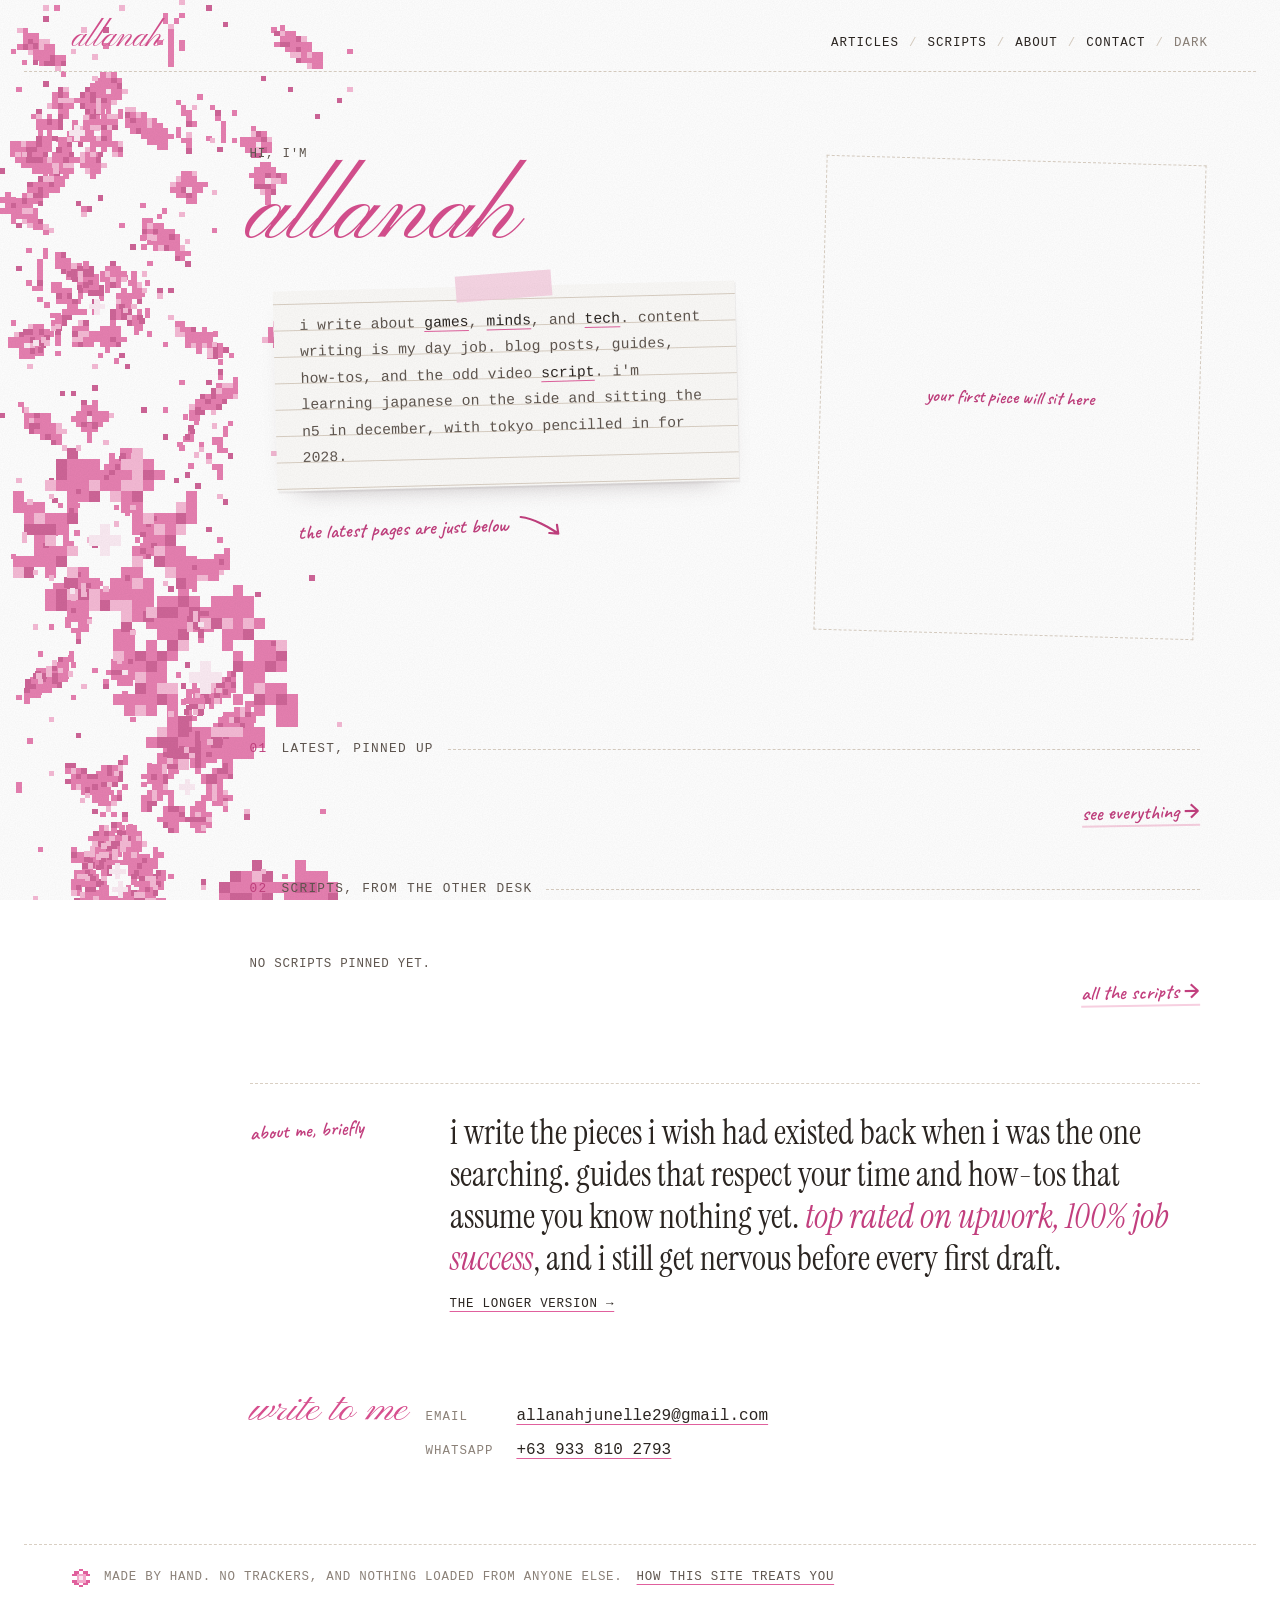
<file: index.html>
<!doctype html>
<html lang="en">
<head>
  <meta charset="utf-8">
  <meta name="viewport" content="width=device-width, initial-scale=1">
  <meta http-equiv="Content-Security-Policy"
        content="default-src 'none'; script-src 'self'; style-src 'self'; img-src 'self' data:; font-src 'self'; connect-src 'self'; media-src 'self'; manifest-src 'self'; form-action 'self'; base-uri 'self'; upgrade-insecure-requests">
  <meta name="referrer" content="no-referrer">
  <meta name="robots" content="noindex, nofollow, noarchive">
  <meta name="color-scheme" content="light dark">
  <title>allanah</title>
  <link rel="stylesheet" href="css/fonts.css">
  <link rel="stylesheet" href="css/style.css">
</head>
<body class="has-flowers">
  <a class="skip" href="#main">Skip to content</a>
  <header class="masthead">
    <a class="masthead-name" href="index.html">allanah</a>
    <nav class="masthead-nav" aria-label="Primary">
      <a href="articles.html">articles</a><span aria-hidden="true">/</span>
      <a href="scripts.html">scripts</a><span aria-hidden="true">/</span>
      <a href="about.html">about</a><span aria-hidden="true">/</span>
      <a href="about.html#contact">contact</a><span aria-hidden="true">/</span>
      <button id="theme-toggle" type="button" aria-pressed="false">dark</button>
    </nav>
  </header>

  <main id="main">
    <section class="desk">
      <div class="desk-words">
        <p class="type small">hi, i&#x27;m</p>
        <h1 class="signature">allanah</h1>
        <div class="index-card tilt-l">
          <span class="tape"></span>
          <p class="type">i write about <a href="articles.html?tag=gaming">games</a>, <a href="articles.html?tag=psychology">minds</a>, and <a href="articles.html?tag=tech">tech</a>. content writing is my day job. blog posts, guides, how-tos, and the odd video <a href="scripts.html">script</a>. i'm learning japanese on the side and sitting the n5 in december, with tokyo pencilled in for 2028.</p>
        </div>
        <p class="hand hand-note">the latest pages are just below
          <svg class="arrow" viewBox="0 0 54 28" fill="none" stroke="currentColor" stroke-width="2.2" stroke-linecap="round" stroke-linejoin="round" aria-hidden="true"><path d="M3 6c14 2 26 10 36 17M31 23l9 1-1-9"/></svg>
        </p>
      </div>
      <figure class="desk-photo empty tilt-r"><p class="hand">your first piece will sit here</p></figure>
    </section>

    <section aria-labelledby="latest">
      <h2 id="latest" class="type-head"><span class="num">01</span><span>latest, pinned up</span></h2>
      <ul class="gallery" data-gallery data-kind="article" data-limit="6" data-base="articles/"></ul>
      <p class="hand hand-right"><a href="articles.html">see everything →</a></p>
    </section>

    <section aria-labelledby="scripts-h">
      <h2 id="scripts-h" class="type-head"><span class="num">02</span><span>scripts, from the other desk</span></h2>
      <ul class="gallery" data-gallery data-kind="script" data-limit="6" data-base="articles/"></ul>
      <p class="type small" data-empty hidden>no scripts pinned yet.</p>
      <p class="hand hand-right"><a href="scripts.html">all the scripts →</a></p>
    </section>

    <section class="margin-note" aria-labelledby="about-h">
      <p class="hand side" id="about-h">about me, briefly</p>
      <div>
        <p class="serif-lg">i write the pieces i wish had existed back when i was the one searching. guides that respect your time and how-tos that assume you know nothing yet. <em>top rated on upwork, 100% job success</em>, and i still get nervous before every first draft.</p>
        <p class="type small"><a href="about.html">the longer version →</a></p>
      </div>
    </section>

    <section class="write" id="contact">
      <p class="signature">write to me</p>
      <div class="contacts"><p class="type"><span class="contact-k">email</span> <a href="mailto:allanahjunelle29@gmail.com">allanahjunelle29@gmail.com</a></p><p class="type"><span class="contact-k">whatsapp</span> <a href="https://wa.me/639338102793" target="_blank" rel="noopener noreferrer">+63 933 810 2793</a></p></div>
    </section>
  </main>

  <footer class="colophon type small">
    <svg class="pixel" viewBox="0 0 8 8" aria-hidden="true" shape-rendering="crispEdges"><path fill="#e0609d" d="M3 0h2v1H3zM1 1h2v1H1zm4 0h2v1H5zM0 2h2v1H0zm6 0h2v1H6zM0 5h2v1H0zm6 0h2v1H6zM1 6h2v1H1zm4 0h2v1H5zM3 7h2v1H3z"/><path fill="#f3a9cb" d="M2 2h4v4H2z"/><path fill="#fbe6f0" d="M3 3h2v2H3z"/></svg>
    <span>made by hand. no trackers, and nothing loaded from anyone else.</span>
    <a href="about.html#privacy">how this site treats you</a>
  </footer>
  <script src="articles/manifest.js"></script>
  <script src="js/main.js" defer></script>
  <script src="js/gallery.js" defer></script>
</body>
</html>
</file>
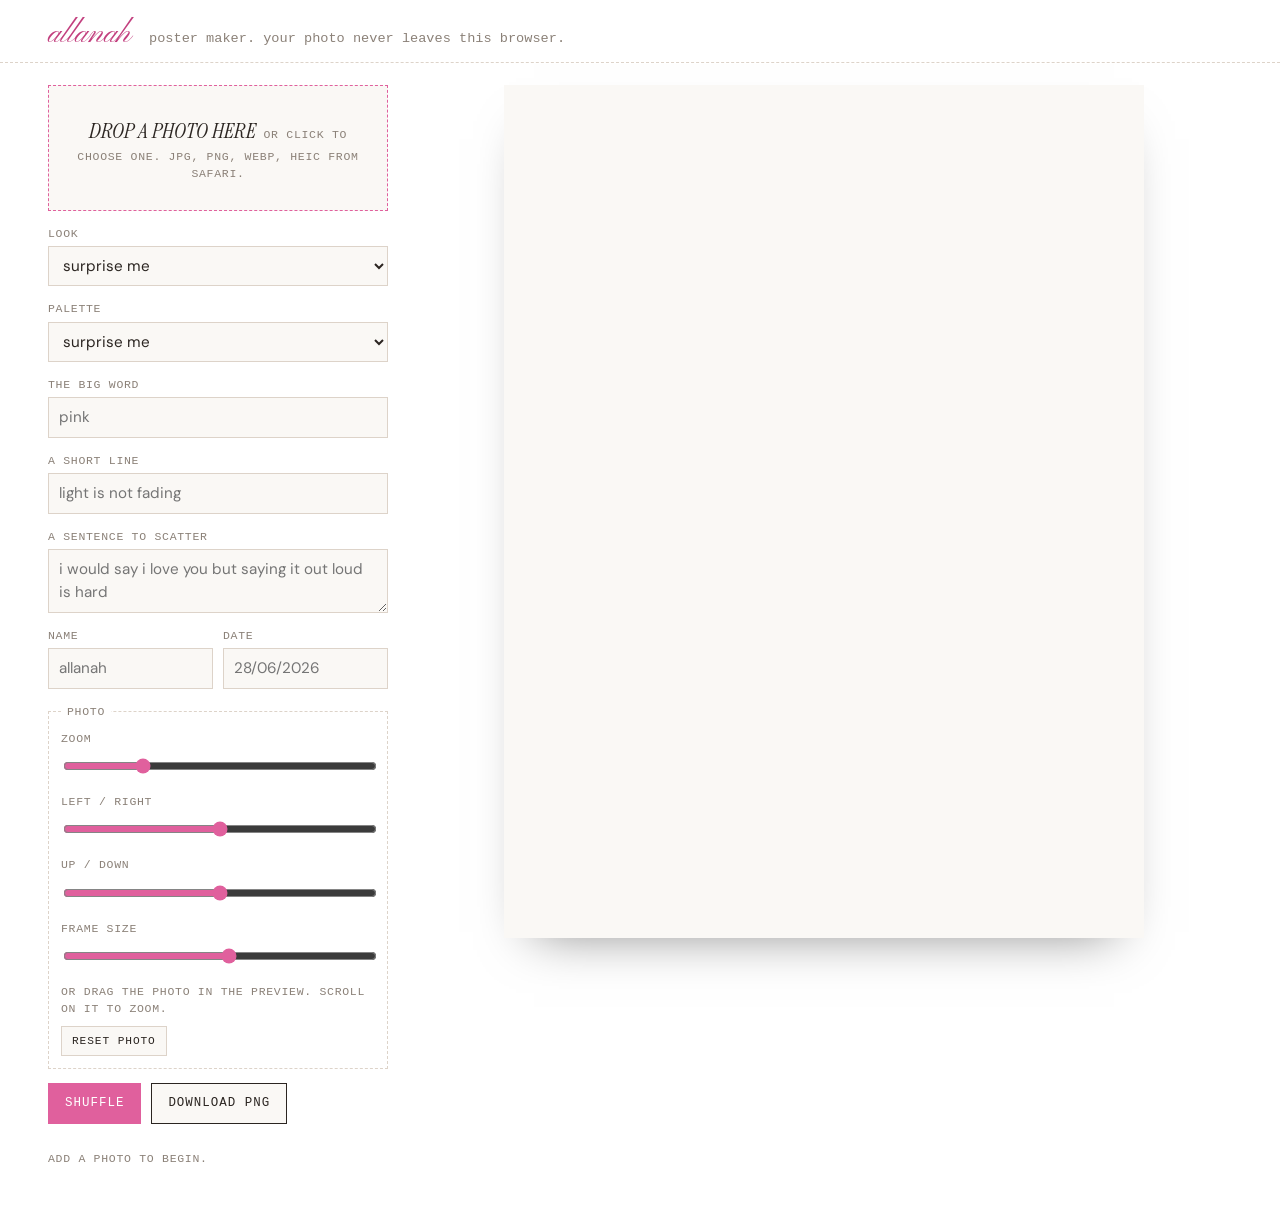
<file: poster/index.html>
<!doctype html>
<html lang="en">
<head>
  <meta charset="utf-8">
  <meta name="viewport" content="width=device-width, initial-scale=1">
  <meta http-equiv="Content-Security-Policy"
        content="default-src 'none'; script-src 'self'; style-src 'self'; img-src 'self' data: blob:; font-src 'self'; connect-src 'self'; form-action 'none'; base-uri 'self'">
  <meta name="referrer" content="no-referrer">
  <meta name="robots" content="noindex, nofollow, noarchive">
  <meta name="color-scheme" content="light dark">
  <title>poster maker · allanah</title>
  <link rel="stylesheet" href="../css/fonts.css">
  <link rel="stylesheet" href="poster.css">
</head>
<body>
  <header class="top">
    <a class="name" href="../index.html">allanah</a>
    <span class="type">poster maker. your photo never leaves this browser.</span>
  </header>

  <main class="app">
    <form class="panel" id="controls">
      <label class="drop" id="drop">
        <input type="file" id="photo" accept="image/*">
        <span class="drop-title">drop a photo here</span>
        <span class="type small">or click to choose one. jpg, png, webp, heic from safari.</span>
      </label>

      <label>look
        <select id="recipe">
          <option value="random">surprise me</option>
          <option value="bubblegum">bubblegum panel</option>
          <option value="light">light band</option>
          <option value="scattered">scattered words</option>
          <option value="crossword">crossword grid</option>
          <option value="grain">grain headline</option>
          <option value="zine">zine page</option>
          <option value="birds">the birds (dither)</option>
          <option value="army">army of me (lyrics sheet)</option>
          <option value="girlhood">girlhood (invitation)</option>
          <option value="pillow">pillow (double exposure)</option>
          <option value="silk">silk (magazine column)</option>
        </select>
      </label>

      <label>palette
        <select id="palette">
          <option value="random">surprise me</option>
          <option value="bubblegum">bubblegum pink</option>
          <option value="blush">blush and ink</option>
          <option value="powder">powder blue</option>
          <option value="sage">sage</option>
          <option value="lilac">lilac</option>
        </select>
      </label>

      <label>the big word <input id="word" placeholder="pink" maxlength="24"></label>
      <label>a short line <input id="line" placeholder="light is not fading" maxlength="60"></label>
      <label>a sentence to scatter <textarea id="sentence" rows="2" placeholder="i would say i love you but saying it out loud is hard"></textarea></label>
      <div class="row">
        <label>name <input id="name" placeholder="allanah" maxlength="30"></label>
        <label>date <input id="date" placeholder="28/06/2026" maxlength="16"></label>
      </div>

      <fieldset class="photo-controls">
        <legend>photo</legend>
        <label>zoom <input type="range" id="zoom" min="0.6" max="2.4" step="0.02" value="1"></label>
        <label>left / right <input type="range" id="panx" min="-1" max="1" step="0.01" value="0"></label>
        <label>up / down <input type="range" id="pany" min="-1" max="1" step="0.01" value="0"></label>
        <label>frame size <input type="range" id="frame" min="0.6" max="1.35" step="0.01" value="1"></label>
        <p class="type small">or drag the photo in the preview. scroll on it to zoom.</p>
        <button type="button" id="reset" class="small-btn">reset photo</button>
      </fieldset>

      <div class="actions">
        <button type="button" id="shuffle" class="primary">shuffle</button>
        <button type="button" id="download">download png</button>
      </div>
      <p class="type small" id="status">add a photo to begin.</p>
    </form>

    <section class="stage">
      <canvas id="canvas" width="1200" height="1600" aria-label="poster preview"></canvas>
    </section>
  </main>

  <script src="poster.js" defer></script>
</body>
</html>
</file>
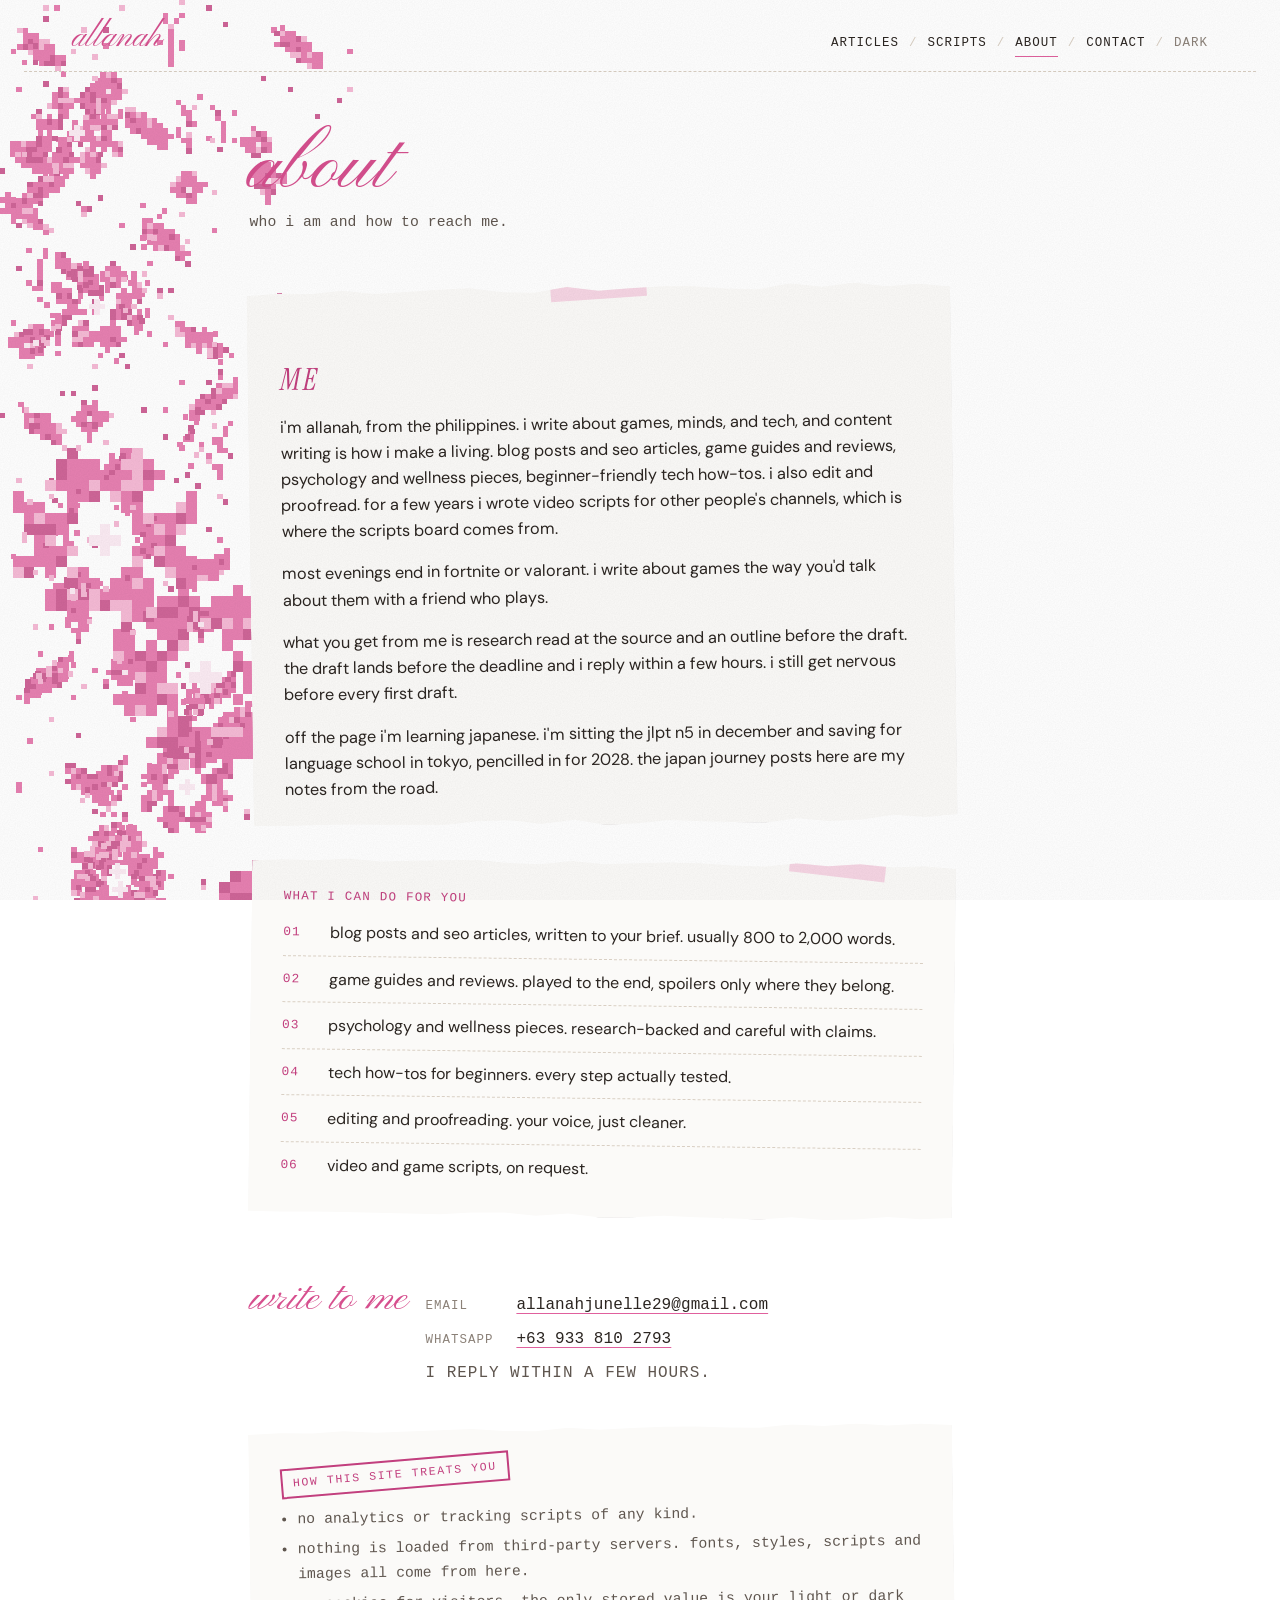
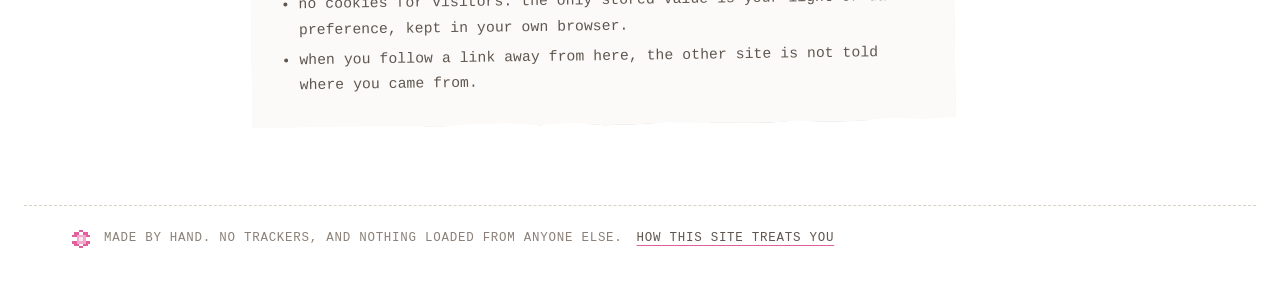
<file: about.html>
<!doctype html>
<html lang="en">
<head>
  <meta charset="utf-8">
  <meta name="viewport" content="width=device-width, initial-scale=1">
  <meta http-equiv="Content-Security-Policy"
        content="default-src 'none'; script-src 'self'; style-src 'self'; img-src 'self' data:; font-src 'self'; connect-src 'self'; media-src 'self'; manifest-src 'self'; form-action 'self'; base-uri 'self'; upgrade-insecure-requests">
  <meta name="referrer" content="no-referrer">
  <meta name="robots" content="noindex, nofollow, noarchive">
  <meta name="color-scheme" content="light dark">
  <title>about · allanah</title>
  <link rel="stylesheet" href="css/fonts.css">
  <link rel="stylesheet" href="css/style.css">
</head>
<body class="has-flowers">
  <a class="skip" href="#main">Skip to content</a>
  <header class="masthead">
    <a class="masthead-name" href="index.html">allanah</a>
    <nav class="masthead-nav" aria-label="Primary">
      <a href="articles.html">articles</a><span aria-hidden="true">/</span>
      <a href="scripts.html">scripts</a><span aria-hidden="true">/</span>
      <a href="about.html" aria-current="page">about</a><span aria-hidden="true">/</span>
      <a href="about.html#contact">contact</a><span aria-hidden="true">/</span>
      <button id="theme-toggle" type="button" aria-pressed="false">dark</button>
    </nav>
  </header>

  <main id="main">
    <section class="page-head">
      <h1 class="signature">about</h1>
      <p class="type">who i am and how to reach me.</p>
    </section>

    <section class="sheet tilt-l post">
      <span class="tape"></span>
      <h2>me</h2>
      <p>i'm allanah, from the philippines. i write about games, minds, and tech, and content writing is how i make a living. blog posts and seo articles, game guides and reviews, psychology and wellness pieces, beginner-friendly tech how-tos. i also edit and proofread. for a few years i wrote video scripts for other people's channels, which is where the scripts board comes from.</p>
<p>most evenings end in fortnite or valorant. i write about games the way you'd talk about them with a friend who plays.</p>
<p>what you get from me is research read at the source and an outline before the draft. the draft lands before the deadline and i reply within a few hours. i still get nervous before every first draft.</p>
<p>off the page i'm learning japanese. i'm sitting the jlpt n5 in december and saving for language school in tokyo, pencilled in for 2028. the japan journey posts here are my notes from the road.</p>
    </section>

    <section class="sheet tilt-r" aria-labelledby="services">
      <span class="tape right"></span>
      <h2 id="services">what I can do for you</h2>
      <ol class="numbered"><li><span class="num">01</span><span>blog posts and seo articles, written to your brief. usually 800 to 2,000 words.</span></li><li><span class="num">02</span><span>game guides and reviews. played to the end, spoilers only where they belong.</span></li><li><span class="num">03</span><span>psychology and wellness pieces. research-backed and careful with claims.</span></li><li><span class="num">04</span><span>tech how-tos for beginners. every step actually tested.</span></li><li><span class="num">05</span><span>editing and proofreading. your voice, just cleaner.</span></li><li><span class="num">06</span><span>video and game scripts, on request.</span></li></ol>
    </section>

    <section class="write" id="contact">
      <p class="signature">write to me</p>
      <div class="contacts"><p class="type"><span class="contact-k">email</span> <a href="mailto:allanahjunelle29@gmail.com">allanahjunelle29@gmail.com</a></p><p class="type"><span class="contact-k">whatsapp</span> <a href="https://wa.me/639338102793" target="_blank" rel="noopener noreferrer">+63 933 810 2793</a></p><p class="type small">i reply within a few hours.</p></div>
    </section>

    <section class="sheet tilt-l" id="privacy" aria-labelledby="privacy-h">
      <p class="stamp" id="privacy-h">how this site treats you</p>
      <ul class="plain-list type">
        <li>no analytics or tracking scripts of any kind.</li>
        <li>nothing is loaded from third-party servers. fonts, styles, scripts and images all come from here.</li>
        <li>no cookies for visitors. the only stored value is your light or dark preference, kept in your own browser.</li>
        <li>when you follow a link away from here, the other site is not told where you came from.</li>
      </ul>
    </section>
  </main>

  <footer class="colophon type small">
    <svg class="pixel" viewBox="0 0 8 8" aria-hidden="true" shape-rendering="crispEdges"><path fill="#e0609d" d="M3 0h2v1H3zM1 1h2v1H1zm4 0h2v1H5zM0 2h2v1H0zm6 0h2v1H6zM0 5h2v1H0zm6 0h2v1H6zM1 6h2v1H1zm4 0h2v1H5zM3 7h2v1H3z"/><path fill="#f3a9cb" d="M2 2h4v4H2z"/><path fill="#fbe6f0" d="M3 3h2v2H3z"/></svg>
    <span>made by hand. no trackers, and nothing loaded from anyone else.</span>
    <a href="about.html#privacy">how this site treats you</a>
  </footer>
  <script src="js/main.js" defer></script>
</body>
</html>
</file>
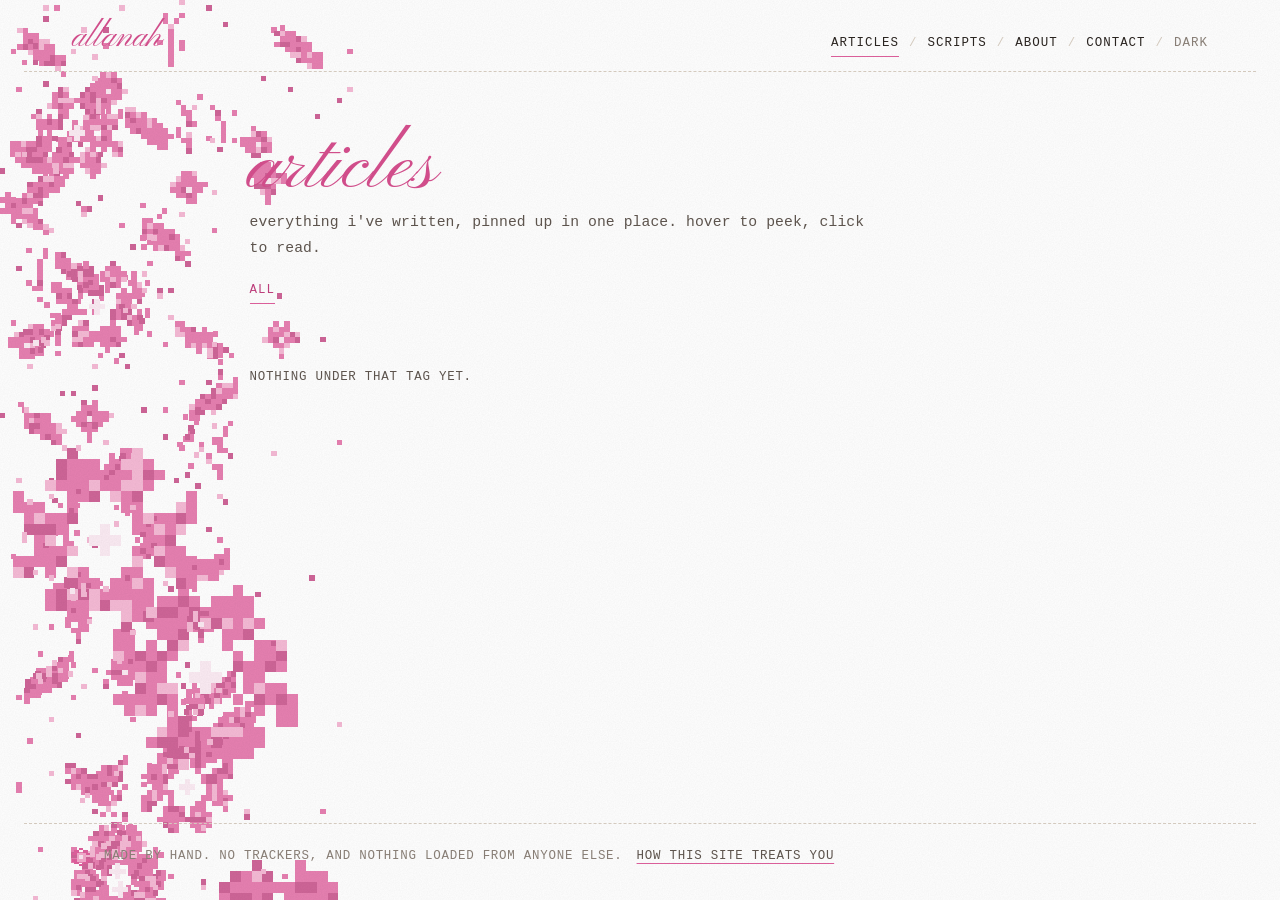
<file: articles.html>
<!doctype html>
<html lang="en">
<head>
  <meta charset="utf-8">
  <meta name="viewport" content="width=device-width, initial-scale=1">
  <meta http-equiv="Content-Security-Policy"
        content="default-src 'none'; script-src 'self'; style-src 'self'; img-src 'self' data:; font-src 'self'; connect-src 'self'; media-src 'self'; manifest-src 'self'; form-action 'self'; base-uri 'self'; upgrade-insecure-requests">
  <meta name="referrer" content="no-referrer">
  <meta name="robots" content="noindex, nofollow, noarchive">
  <meta name="color-scheme" content="light dark">
  <title>articles · allanah</title>
  <link rel="stylesheet" href="css/fonts.css">
  <link rel="stylesheet" href="css/style.css">
</head>
<body class="has-flowers">
  <a class="skip" href="#main">Skip to content</a>
  <header class="masthead">
    <a class="masthead-name" href="index.html">allanah</a>
    <nav class="masthead-nav" aria-label="Primary">
      <a href="articles.html" aria-current="page">articles</a><span aria-hidden="true">/</span>
      <a href="scripts.html">scripts</a><span aria-hidden="true">/</span>
      <a href="about.html">about</a><span aria-hidden="true">/</span>
      <a href="about.html#contact">contact</a><span aria-hidden="true">/</span>
      <button id="theme-toggle" type="button" aria-pressed="false">dark</button>
    </nav>
  </header>

  <main id="main">
    <section class="page-head">
      <h1 class="signature">articles</h1>
      <p class="type">everything i've written, pinned up in one place. hover to peek, click to read.</p>
      <div class="tag-filter" data-tag-filter aria-label="Filter by topic"></div>
    </section>
    <ul class="gallery" data-gallery data-kind="article" data-base="articles/"></ul>
    <p class="type small" data-empty hidden>nothing under that tag yet.</p>
  </main>

  <footer class="colophon type small">
    <svg class="pixel" viewBox="0 0 8 8" aria-hidden="true" shape-rendering="crispEdges"><path fill="#e0609d" d="M3 0h2v1H3zM1 1h2v1H1zm4 0h2v1H5zM0 2h2v1H0zm6 0h2v1H6zM0 5h2v1H0zm6 0h2v1H6zM1 6h2v1H1zm4 0h2v1H5zM3 7h2v1H3z"/><path fill="#f3a9cb" d="M2 2h4v4H2z"/><path fill="#fbe6f0" d="M3 3h2v2H3z"/></svg>
    <span>made by hand. no trackers, and nothing loaded from anyone else.</span>
    <a href="about.html#privacy">how this site treats you</a>
  </footer>
  <script src="articles/manifest.js"></script>
  <script src="js/main.js" defer></script>
  <script src="js/gallery.js" defer></script>
</body>
</html>
</file>
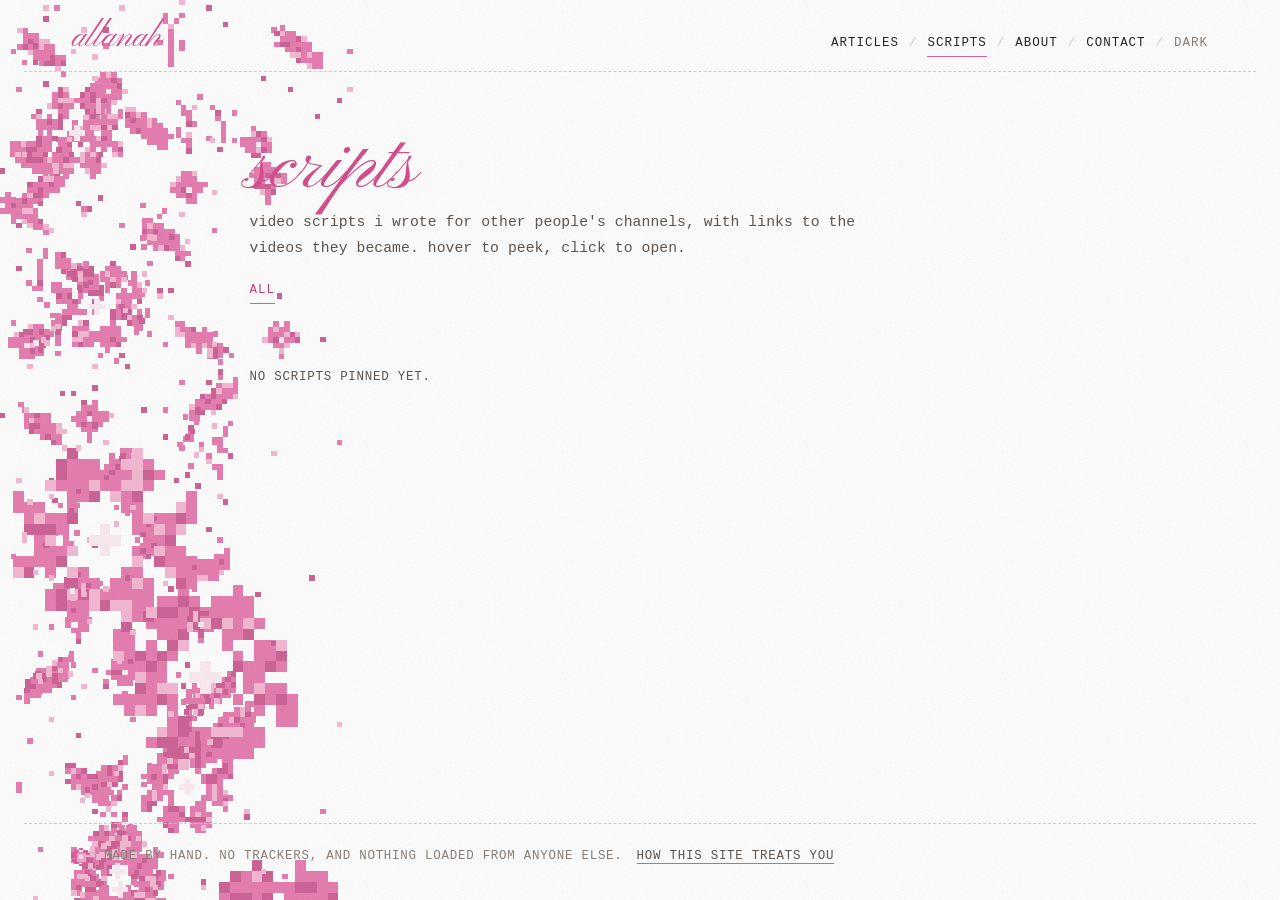
<file: scripts.html>
<!doctype html>
<html lang="en">
<head>
  <meta charset="utf-8">
  <meta name="viewport" content="width=device-width, initial-scale=1">
  <meta http-equiv="Content-Security-Policy"
        content="default-src 'none'; script-src 'self'; style-src 'self'; img-src 'self' data:; font-src 'self'; connect-src 'self'; media-src 'self'; manifest-src 'self'; form-action 'self'; base-uri 'self'; upgrade-insecure-requests">
  <meta name="referrer" content="no-referrer">
  <meta name="robots" content="noindex, nofollow, noarchive">
  <meta name="color-scheme" content="light dark">
  <title>scripts · allanah</title>
  <link rel="stylesheet" href="css/fonts.css">
  <link rel="stylesheet" href="css/style.css">
</head>
<body class="has-flowers">
  <a class="skip" href="#main">Skip to content</a>
  <header class="masthead">
    <a class="masthead-name" href="index.html">allanah</a>
    <nav class="masthead-nav" aria-label="Primary">
      <a href="articles.html">articles</a><span aria-hidden="true">/</span>
      <a href="scripts.html" aria-current="page">scripts</a><span aria-hidden="true">/</span>
      <a href="about.html">about</a><span aria-hidden="true">/</span>
      <a href="about.html#contact">contact</a><span aria-hidden="true">/</span>
      <button id="theme-toggle" type="button" aria-pressed="false">dark</button>
    </nav>
  </header>

  <main id="main">
    <section class="page-head">
      <h1 class="signature">scripts</h1>
      <p class="type">video scripts i wrote for other people's channels, with links to the videos they became. hover to peek, click to open.</p>
      <div class="tag-filter" data-tag-filter aria-label="Filter by topic"></div>
    </section>
    <ul class="gallery" data-gallery data-kind="script" data-base="articles/"></ul>
    <p class="type small" data-empty hidden>no scripts pinned yet.</p>
  </main>

  <footer class="colophon type small">
    <svg class="pixel" viewBox="0 0 8 8" aria-hidden="true" shape-rendering="crispEdges"><path fill="#e0609d" d="M3 0h2v1H3zM1 1h2v1H1zm4 0h2v1H5zM0 2h2v1H0zm6 0h2v1H6zM0 5h2v1H0zm6 0h2v1H6zM1 6h2v1H1zm4 0h2v1H5zM3 7h2v1H3z"/><path fill="#f3a9cb" d="M2 2h4v4H2z"/><path fill="#fbe6f0" d="M3 3h2v2H3z"/></svg>
    <span>made by hand. no trackers, and nothing loaded from anyone else.</span>
    <a href="about.html#privacy">how this site treats you</a>
  </footer>
  <script src="articles/manifest.js"></script>
  <script src="js/main.js" defer></script>
  <script src="js/gallery.js" defer></script>
</body>
</html>
</file>
<file: css/fonts.css>
/* Local fonts only. Every file lives in site/fonts/; nothing is loaded from another origin. */

@font-face {
  font-family: "Instrument Serif";
  src: url("../fonts/InstrumentSerif-Regular.ttf") format("truetype");
  font-weight: 400; font-style: normal; font-display: swap;
}
@font-face {
  font-family: "Instrument Serif";
  src: url("../fonts/InstrumentSerif-Italic.ttf") format("truetype");
  font-weight: 400; font-style: italic; font-display: swap;
}
@font-face {
  font-family: "DM Sans";
  src: url("../fonts/DMSans-Variable.ttf") format("truetype");
  font-weight: 100 1000; font-style: normal; font-display: swap;
}
@font-face {
  font-family: "DM Sans";
  src: url("../fonts/DMSans-Italic-Variable.ttf") format("truetype");
  font-weight: 100 1000; font-style: italic; font-display: swap;
}
@font-face {
  font-family: "Pinyon Script";
  src: url("../fonts/PinyonScript-Regular.ttf") format("truetype");
  font-weight: 400; font-style: normal; font-display: swap;
}
@font-face {
  font-family: "Caveat";
  src: url("../fonts/Caveat-Variable.ttf") format("truetype");
  font-weight: 400 700; font-style: normal; font-display: swap;
}
@font-face {
  font-family: "Silkscreen";
  src: url("../fonts/Silkscreen-Regular.ttf") format("truetype");
  font-weight: 400; font-style: normal; font-display: swap;
}

:root {
  --font-serif: "Instrument Serif", "Iowan Old Style", "Palatino Linotype", Georgia, serif;
  --font-sans: "DM Sans", system-ui, -apple-system, "Segoe UI", Roboto, "Helvetica Neue", Arial, sans-serif;
  --font-script: "Pinyon Script", "Snell Roundhand", "Brush Script MT", cursive;
  --font-pixel: "Silkscreen", "Pixelify Sans", ui-monospace, Menlo, monospace;
  --font-hand: "Caveat", "Bradley Hand", "Marker Felt", "DM Sans", sans-serif;
  --font-type: "Courier Prime", "Courier New", Courier, "Nimbus Mono PS", monospace;
  --font-mono: ui-monospace, "SF Mono", Menlo, Consolas, monospace;
}
</file>
<file: css/style.css>
/* ---------- tokens ---------- */
:root {
  --paper: #ffffff;
  --paper-2: #fbfaf8;
  --ink: #2b2521;
  --ink-soft: #5f564f;
  --muted: #8b8178;
  --rule: #d9cfc3;
  --dot: #ddd1c7;
  --pink: #e0609d;
  --pink-deep: #c23f7e;
  --pink-ink: #d64f8e;
  --pink-soft: #f7cfe0;
  --marker: rgba(240, 150, 195, 0.55);
  --tape: rgba(246, 206, 224, 0.82);
  --blue-soft: #dfe4ee;
  --shadow-paper: 1px 2px 0 rgba(60, 40, 45, 0.06), 0 14px 28px -22px rgba(60, 40, 45, 0.55);
  --shadow-lift: 2px 4px 0 rgba(60, 40, 45, 0.08), 0 30px 50px -28px rgba(60, 40, 45, 0.7);
  --ease: cubic-bezier(0.2, 0.8, 0.2, 1);
  --torn-a: polygon(0.0% 0.3%, 3.6% 0.8%, 7.1% 0.5%, 10.7% 0.8%, 14.3% 0.9%, 17.9% 0.1%, 21.4% 0.0%, 25.0% 1.2%, 28.6% 0.4%, 32.1% 0.3%, 35.7% 1.4%, 39.3% 0.7%, 42.9% 1.2%, 46.4% 0.7%, 50.0% 0.9%, 53.6% 0.2%, 57.1% 0.9%, 60.7% 1.2%, 64.3% 0.7%, 67.9% 1.0%, 71.4% 0.9%, 75.0% 0.1%, 78.6% 1.1%, 82.1% 0.8%, 85.7% 0.4%, 89.3% 0.0%, 92.9% 1.2%, 96.4% 0.7%, 100.0% 1.0%, 100.0% 98.8%, 96.4% 99.0%, 92.9% 98.7%, 89.3% 99.4%, 85.7% 98.9%, 82.1% 99.4%, 78.6% 98.7%, 75.0% 98.8%, 71.4% 99.9%, 67.9% 99.8%, 64.3% 99.7%, 60.7% 98.6%, 57.1% 99.4%, 53.6% 99.1%, 50.0% 99.6%, 46.4% 99.3%, 42.9% 99.5%, 39.3% 99.5%, 35.7% 99.2%, 32.1% 99.2%, 28.6% 98.7%, 25.0% 99.0%, 21.4% 98.7%, 17.9% 98.8%, 14.3% 98.6%, 10.7% 99.1%, 7.1% 99.8%, 3.6% 98.8%, 0.0% 98.6%);
  --torn-b: polygon(0.0% 1.0%, 4.5% 0.6%, 9.1% 0.8%, 13.6% 0.2%, 18.2% 0.9%, 22.7% 0.6%, 27.3% 0.3%, 31.8% 0.1%, 36.4% 0.9%, 40.9% 1.1%, 45.5% 0.1%, 50.0% 0.9%, 54.5% 0.5%, 59.1% 0.2%, 63.6% 0.3%, 68.2% 0.8%, 72.7% 1.0%, 77.3% 0.0%, 81.8% 0.7%, 86.4% 0.0%, 90.9% 0.8%, 95.5% 0.4%, 100.0% 1.0%, 100.0% 98.9%, 95.5% 99.4%, 90.9% 98.9%, 86.4% 99.7%, 81.8% 99.9%, 77.3% 99.3%, 72.7% 100.0%, 68.2% 99.8%, 63.6% 99.6%, 59.1% 99.3%, 54.5% 99.8%, 50.0% 100.0%, 45.5% 99.0%, 40.9% 99.7%, 36.4% 98.9%, 31.8% 99.0%, 27.3% 99.6%, 22.7% 99.5%, 18.2% 99.4%, 13.6% 99.3%, 9.1% 99.3%, 4.5% 99.4%, 0.0% 99.3%);
}
:root[data-theme="dark"] {
  --paper: #1b1719; --paper-2: #262023; --ink: #f1eae4; --ink-soft: #cfc4bb; --muted: #9f9389; --rule: #3d3339; --dot: #2b2529;
  --pink: #f08dbf; --pink-deep: #e36aa6; --pink-ink: #f08dbf; --pink-soft: #4e2d3f; --marker: rgba(224, 96, 157, 0.35); --tape: rgba(240, 141, 191, 0.3); --blue-soft: #2b3140;
}
@media (prefers-color-scheme: dark) {
  :root:not([data-theme="light"]) {
    --paper: #1b1719; --paper-2: #262023; --ink: #f1eae4; --ink-soft: #cfc4bb; --muted: #9f9389; --rule: #3d3339; --dot: #2b2529;
    --pink: #f08dbf; --pink-deep: #e36aa6; --pink-ink: #f08dbf; --pink-soft: #4e2d3f; --marker: rgba(224, 96, 157, 0.35); --tape: rgba(240, 141, 191, 0.3); --blue-soft: #2b3140;
  }
}

/* ---------- base ---------- */
* { box-sizing: border-box; }
html { font-family: var(--font-sans); line-height: 1.6; -webkit-text-size-adjust: 100%; }
body {
  margin: 0; color: var(--ink); background-color: var(--paper);
  min-height: 100dvh; display: flex; flex-direction: column; position: relative; overflow-x: hidden;
}
/* paper grain over everything */
body::after { content: ""; position: fixed; inset: 0; pointer-events: none; z-index: 60; opacity: 0.28; mix-blend-mode: multiply; background: url("data:image/svg+xml,%3Csvg xmlns='http://www.w3.org/2000/svg' width='220' height='220'%3E%3Cfilter id='n'%3E%3CfeTurbulence type='fractalNoise' baseFrequency='0.85' numOctaves='2' stitchTiles='stitch'/%3E%3CfeColorMatrix values='0 0 0 0 0 0 0 0 0 0 0 0 0 0 0 0 0 0 0.16 0'/%3E%3C/filter%3E%3Crect width='100%25' height='100%25' filter='url(%23n)'/%3E%3C/svg%3E"); }
:root[data-theme="dark"] body::after { mix-blend-mode: screen; opacity: 0.18; }
@media (prefers-color-scheme: dark) { :root:not([data-theme="light"]) body::after { mix-blend-mode: screen; opacity: 0.18; } }
/* pixel florals down the left */
body.has-flowers::before {
  content: ""; position: fixed; inset: 0 auto 0 0; width: min(30vw, 380px);
  background: url("../img/pixel-flowers.svg") left top / 100% auto repeat-y; opacity: 0.8; pointer-events: none; z-index: 0;
}
:root[data-theme="dark"] body.has-flowers::before { opacity: 0.5; }
@media (prefers-color-scheme: dark) { :root:not([data-theme="light"]) body.has-flowers::before { opacity: 0.5; } }
@media (max-width: 720px) { body.has-flowers::before { width: 24vw; opacity: 0.45; } }

.masthead, main, .colophon { position: relative; z-index: 1; }
a { color: var(--pink-deep); text-decoration-thickness: 1px; text-underline-offset: 4px; }
a:hover { color: var(--pink); }
h1, h2, h3 { margin: 0; font-weight: 400; }
.center { text-align: center; }
.meta { color: var(--muted); font-size: 0.85rem; }
code { font-family: var(--font-type); font-size: 0.92em; }

/* type voices */
.display { font-family: var(--font-serif); font-style: italic; line-height: 1.05; letter-spacing: 0; }
.signature { font-family: var(--font-script); font-weight: 400; color: var(--pink-ink); line-height: 0.9; }
.hand { font-family: var(--font-hand); font-weight: 600; color: var(--pink-deep); font-size: 1.25rem; line-height: 1.1; }
.type { font-family: var(--font-type); font-size: 0.92rem; line-height: 1.75; letter-spacing: 0.005em; color: var(--ink-soft); }
.type.small { font-size: 0.78rem; letter-spacing: 0.06em; text-transform: uppercase; }
.type a { color: var(--ink); text-decoration-color: var(--pink); }
.type a:hover { color: var(--pink-deep); }
.mark { background: linear-gradient(104deg, transparent 2%, var(--marker) 3%, var(--marker) 96%, transparent 98%); padding: 0 0.15em; margin: 0 -0.1em; }
.ul { background: url("data:image/svg+xml,%3Csvg xmlns='http://www.w3.org/2000/svg' viewBox='0 0 200 14' preserveAspectRatio='none'%3E%3Cpath d='M3 9c30-6 55 7 90 2s62-7 104 3' fill='none' stroke='%23e0609d' stroke-width='3.5' stroke-linecap='round'/%3E%3C/svg%3E") bottom left / 100% 0.45em no-repeat; padding-bottom: 0.1em; }

.skip { position: absolute; left: -999px; top: 8px; background: var(--pink); color: #fff; padding: 8px 12px; }
.skip:focus { left: 16px; z-index: 70; }

/* ---------- masthead ---------- */
.masthead {
  display: flex; align-items: baseline; justify-content: space-between; gap: 24px; flex-wrap: wrap;
  padding: 22px clamp(16px, 4vw, 48px) 14px; border-bottom: 1.5px dashed var(--rule);
  margin: 0 clamp(0px, 2vw, 24px);
}
.masthead-name { font-family: var(--font-script); font-size: 2.1rem; line-height: 1; color: var(--pink-ink); text-decoration: none; }
.masthead-name:hover { color: var(--pink); }
.masthead-nav { display: flex; align-items: baseline; gap: 10px; font-family: var(--font-type); font-size: 0.78rem; letter-spacing: 0.08em; text-transform: uppercase; }
.masthead-nav span { color: var(--rule); }
.masthead-nav a { color: var(--ink); text-decoration: none; border-bottom: 1.5px solid transparent; padding-bottom: 2px; }
.masthead-nav a:hover, .masthead-nav a[aria-current="page"] { border-bottom-color: var(--pink); color: var(--ink); }
.masthead-nav button { font: inherit; letter-spacing: inherit; text-transform: inherit; color: var(--muted); background: none; border: 0; padding: 0 0 2px; cursor: pointer; border-bottom: 1.5px solid transparent; }
.masthead-nav button:hover { border-bottom-color: var(--pink); color: var(--ink); }

/* ---------- layout ---------- */
main { width: 100%; max-width: 76rem; margin: 0 auto; padding: 24px 16px 80px; flex: 1; }
@media (min-width: 900px) { main { padding-left: clamp(16px, 17vw, 240px); padding-right: clamp(16px, 4vw, 48px); } }

/* paper bits */
.tilt-l { transform: rotate(-1.4deg); }
.tilt-r { transform: rotate(1.6deg); }
.tape { position: absolute; width: 96px; height: 26px; background: var(--tape); top: -13px; left: 50%; transform: translateX(-50%) rotate(-3deg); z-index: 2; }
.tape.right { left: auto; right: 10%; transform: rotate(6deg); }
.index-card {
  position: relative; background: var(--paper-2); padding: 22px 26px 20px; max-width: 34rem;
  background-image: repeating-linear-gradient(transparent 0 1.6rem, var(--rule) 1.6rem calc(1.6rem + 1px));
  background-size: 100% 1.65rem; background-position: 0 0.85rem; box-shadow: var(--shadow-paper);
}
.index-card .type { margin: 0; line-height: 1.65rem; }

/* ---------- home: the desk ---------- */
.desk { display: grid; grid-template-columns: minmax(0, 1.1fr) minmax(0, 0.9fr); gap: clamp(24px, 5vw, 72px); align-items: start; padding: 40px 0 56px; }
.desk-words .type.small { margin: 8px 0 2px; }
.desk-words .signature { font-size: clamp(3.6rem, 9vw, 6.4rem); margin: 0 0 26px -4px; }
.desk-words .index-card { margin-left: clamp(0px, 2vw, 28px); }
.hand-note { margin: 28px 0 0 clamp(8px, 4vw, 48px); transform: rotate(-2deg); display: inline-flex; align-items: center; gap: 10px; }
.hand-note svg { width: 54px; height: 28px; }
.desk-photo { margin: 24px 0 0; position: relative; justify-self: end; width: min(100%, 380px); }
.desk-photo a { display: block; text-decoration: none; color: inherit; position: relative; }
.desk-photo img { display: block; width: 100%; height: auto; clip-path: var(--torn-a); filter: saturate(0.85) contrast(1.04); background: var(--blue-soft); }
.desk-photo .paperclip { position: absolute; top: -22px; left: 26px; width: 30px; height: 70px; color: var(--pink-ink); z-index: 2; transform: rotate(-8deg); }
.desk-photo figcaption { margin-top: 10px; display: flex; justify-content: space-between; gap: 12px; align-items: baseline; }
.desk-photo .hand { font-size: 1.15rem; }
.desk-photo a:hover img { filter: saturate(1) contrast(1.06); }
.desk-photo.empty { border: 1.5px dashed var(--rule); aspect-ratio: 4/5; display: grid; place-items: center; padding: 24px; text-align: center; }

/* section heads as typewritten labels */
.type-head { display: flex; align-items: center; gap: 14px; margin: 48px 0 6px; font-family: var(--font-type); font-weight: 400; font-size: 0.8rem; letter-spacing: 0.1em; text-transform: uppercase; color: var(--ink-soft); }
.type-head::after { content: ""; flex: 1; border-top: 1.5px dashed var(--rule); }
.type-head .num { color: var(--pink-deep); }
.hand-right { text-align: right; margin: 8px 0 0; transform: rotate(-1deg); }
.hand-right a, .hand a { text-decoration: none; border-bottom: 2px solid var(--pink-soft); }
.hand-right a:hover, .hand a:hover { border-bottom-color: var(--pink); }

/* margin note + big serif */
.margin-note { display: grid; grid-template-columns: 11rem minmax(0, 1fr); gap: 24px; align-items: start; margin: 72px 0 0; padding-top: 28px; border-top: 1.5px dashed var(--rule); }
.margin-note .side { transform: rotate(-3deg); margin: 6px 0 0; }
.serif-lg { font-family: var(--font-serif); font-size: clamp(1.5rem, 2.8vw, 2.1rem); line-height: 1.25; margin: 0 0 14px; max-width: 30em; }
.serif-lg em { font-style: italic; color: var(--pink-deep); }

.write { margin: 64px 0 0; display: flex; align-items: baseline; gap: 18px; flex-wrap: wrap; }
.write .signature { font-size: 2.6rem; margin: 0; }
.write .type { margin: 0; font-size: 1rem; }
.write { align-items: start; }
.contacts { display: grid; gap: 6px; padding-top: 10px; }
.contact-k { display: inline-block; min-width: 6.5em; color: var(--muted); font-size: 0.78rem; letter-spacing: 0.08em; text-transform: uppercase; }

/* ---------- about + generic pages ---------- */
.page-head { padding: 36px 0 10px; }
.page-head .signature { font-size: clamp(3rem, 7vw, 5rem); margin: 0 0 6px -3px; }
.page-head .type { margin: 0; max-width: 40rem; }
.sheet { position: relative; background: var(--paper-2); padding: 30px 32px 26px; margin: 40px 0 0; max-width: 44rem; box-shadow: var(--shadow-paper); clip-path: var(--torn-b); }
.sheet + .sheet { margin-top: 36px; }
.sheet h2 { font-family: var(--font-type); font-size: 0.78rem; letter-spacing: 0.1em; text-transform: uppercase; color: var(--pink-deep); margin: 0 0 12px; }
.sheet p { margin: 0 0 1em; }
.sheet p:last-child { margin-bottom: 0; }
.sheet.tilt-l { transform: rotate(-0.8deg); }
.sheet.tilt-r { transform: rotate(0.7deg); }
.numbered { list-style: none; margin: 0; padding: 0; }
.numbered li { display: grid; grid-template-columns: 2.4rem 1fr; gap: 8px; padding: 10px 0; border-top: 1px dashed var(--rule); }
.numbered li:first-child { border-top: 0; padding-top: 0; }
.numbered .num { font-family: var(--font-type); font-size: 0.8rem; color: var(--pink-deep); letter-spacing: 0.08em; padding-top: 3px; }
.stamp { display: inline-block; border: 2px solid var(--pink-deep); color: var(--pink-deep); font-family: var(--font-type); font-size: 0.72rem; letter-spacing: 0.14em; text-transform: uppercase; padding: 4px 10px; transform: rotate(-4deg); margin: 0 0 14px; }
.plain-list { margin: 0; padding-left: 1.1em; }
.plain-list li { margin: 4px 0; }

/* ---------- moodboard gallery ---------- */
.gallery { list-style: none; margin: 0; padding: 24px 0 12px; display: grid; grid-template-columns: repeat(12, 1fr); grid-auto-rows: 52px; grid-auto-flow: dense; gap: 14px; }
.tile { grid-column: span var(--c, 3); grid-row: span var(--r, 4); position: relative; z-index: 1;
  transform: translate(var(--dx, 0), var(--dy, 0)) rotate(var(--tilt, 0deg)); transition: transform 0.45s var(--ease), z-index 0s 0.45s; }
.tile[hidden] { display: none; }
.tile:hover, .tile:focus-within { transform: translate(var(--dx, 0), var(--dy, 0)) rotate(0deg) scale(1.2); z-index: 6; transition: transform 0.45s var(--ease), z-index 0s; }
.tile-link { display: block; height: 100%; color: inherit; text-decoration: none; position: relative; }
.tile-link:focus-visible { outline: 2px solid var(--pink); outline-offset: 4px; }
.tile-img { margin: 0; height: 100%; overflow: hidden; background: var(--paper-2); box-shadow: var(--shadow-paper); position: relative; transition: box-shadow 0.45s var(--ease); }
.tile:hover .tile-img, .tile:focus-within .tile-img { box-shadow: var(--shadow-lift); }
.tile-img img { display: block; width: 100%; height: 100%; object-fit: cover; filter: saturate(0.9); }
.tile-img.no-cover { display: grid; place-items: center; padding: 12px; text-align: center; background: var(--paper-2) url("../img/pixel-flowers.svg") right -120px top -40px / 300px auto no-repeat; }
.tile-img-title { font-size: 1.3rem; }
.tile-peek { position: absolute; inset: auto 0 0 0; padding: 10px 12px 9px; background: color-mix(in srgb, var(--paper-2) 94%, transparent);
  display: grid; gap: 2px; opacity: 0; transform: translateY(8px); transition: opacity 0.3s var(--ease), transform 0.3s var(--ease); }
.tile-peek-title { font-size: 1.15rem; line-height: 1.05; color: var(--pink-deep); }
.tile-peek .meta { font-family: var(--font-type); text-transform: uppercase; letter-spacing: 0.06em; font-size: 0.68rem; }
.tile:hover .tile-peek, .tile:focus-within .tile-peek { opacity: 1; transform: none; }
.tag-filter { display: flex; flex-wrap: wrap; gap: 6px 14px; margin: 18px 0 4px; }
.tag-filter button { font: inherit; font-family: var(--font-type); font-size: 0.78rem; letter-spacing: 0.08em; text-transform: uppercase; color: var(--ink-soft);
  background: none; border: 0; border-bottom: 1.5px solid transparent; padding: 2px 0; cursor: pointer; }
.tag-filter button:hover { color: var(--pink-deep); }
.tag-filter button[aria-pressed="true"] { color: var(--pink-deep); border-bottom-color: var(--pink); }
@media (max-width: 760px) {
  .gallery { grid-template-columns: repeat(6, 1fr); grid-auto-rows: 44px; gap: 10px; }
  .tile { grid-column: span min(var(--c, 3), 4); }
  .tile:hover, .tile:focus-within { transform: translate(var(--dx, 0), var(--dy, 0)) rotate(0deg) scale(1.12); }
}

/* ---------- reader (zoomed-in article) ---------- */
.reader { position: fixed; inset: 0; z-index: 40; background: color-mix(in srgb, var(--paper) 74%, transparent); backdrop-filter: blur(5px);
  display: grid; place-items: start center; overflow: hidden; padding: clamp(12px, 3vh, 36px) 12px; animation: fade 0.3s var(--ease); }
.reader[hidden] { display: none; }
@keyframes fade { from { opacity: 0; } }
.reader-panel { width: min(100%, 46rem); max-height: calc(100dvh - 2 * clamp(12px, 3vh, 36px)); background: var(--paper-2);
  box-shadow: var(--shadow-lift); position: relative; display: flex; flex-direction: column; transform: rotate(-0.3deg);
  transition: transform 0.42s var(--ease), opacity 0.3s var(--ease); }
.reader-panel::before { content: ""; position: absolute; top: -12px; right: 48px; width: 96px; height: 26px; background: var(--tape); transform: rotate(3deg); }
.reader-close { position: sticky; top: 0; align-self: flex-end; margin: 12px 14px 0 0; z-index: 2; font-family: var(--font-type); font-size: 0.75rem; letter-spacing: 0.1em; text-transform: uppercase;
  padding: 6px 10px; border: 1.5px solid var(--rule); background: var(--paper-2); color: var(--ink); cursor: pointer; }
.reader-close:hover { border-color: var(--pink); color: var(--pink-deep); }
.reader-body { overflow: auto; padding: 0 clamp(20px, 5vw, 48px) 40px; overscroll-behavior: contain; }
.reader-loading { padding: 40px 0; text-align: center; }
.reader-permalink { display: inline-block; margin-top: 28px; font-family: var(--font-type); font-size: 0.8rem; letter-spacing: 0.06em; text-transform: uppercase; }
body.reader-open { overflow: hidden; }

/* ---------- article ---------- */
.post { max-width: 44rem; }
.post-head { margin: 10px 0 22px; }
.post-head .type.small { margin: 0 0 10px; }
.post-head h1 { font-family: var(--font-serif); font-style: italic; font-size: clamp(2.4rem, 5vw, 3.6rem); line-height: 1.02; }
.post-cover { margin: 0 0 30px; position: relative; max-width: 36rem; transform: rotate(-0.8deg); }
.post-cover img { display: block; width: 100%; height: auto; clip-path: var(--torn-a); background: var(--blue-soft); }
.post-cover::before { content: ""; position: absolute; top: -12px; left: 12%; width: 90px; height: 24px; background: var(--tape); transform: rotate(-4deg); z-index: 2; }
.post .lede { font-family: var(--font-serif); font-size: 1.35rem; line-height: 1.35; color: var(--ink-soft); margin: 0 0 1.2em; }
.post h2 { font-family: var(--font-serif); font-style: italic; font-size: 1.9rem; margin: 36px 0 10px; }
.post h3 { font-family: var(--font-type); font-size: 0.8rem; letter-spacing: 0.1em; text-transform: uppercase; color: var(--pink-deep); margin: 28px 0 8px; }
.post p { margin: 0 0 1em; font-size: 1.02rem; }
.post blockquote { margin: 26px 0 26px 8px; padding: 2px 0 2px 18px; border-left: 3px solid var(--pink); font-family: var(--font-serif); font-style: italic; font-size: 1.4rem; line-height: 1.3; }
.post blockquote p { margin: 0; font-size: inherit; }
.post ul { padding-left: 1.2em; }
.post li { margin: 4px 0; }
.post figure { margin: 24px 0; transform: rotate(0.6deg); }
.post figure:nth-of-type(2n) { transform: rotate(-0.7deg); }
.post img { max-width: 100%; height: auto; clip-path: var(--torn-b); }
.post hr { border: 0; border-top: 1.5px dashed var(--rule); margin: 32px 0; }
.article-page main { padding-top: 32px; }
.back { margin: 48px 0 0; }

.doc-links { display: flex; flex-wrap: wrap; gap: 12px; margin: 0 0 26px; }
.doc-link { font-family: var(--font-type); font-size: 0.8rem; letter-spacing: 0.08em; text-transform: uppercase; color: var(--ink);
  border: 1.5px solid var(--ink); padding: 9px 14px; text-decoration: none; transform: rotate(-0.6deg); box-shadow: 2px 2px 0 var(--pink-soft); }
.doc-link:hover { color: var(--pink-deep); border-color: var(--pink-deep); box-shadow: 2px 2px 0 var(--pink); }

.video-links { list-style: none; margin: 0 0 28px; padding: 0; display: grid; gap: 10px; max-width: 32rem; }
.video-links a { display: grid; grid-template-columns: auto 1fr auto; align-items: center; gap: 12px; padding: 10px 14px; text-decoration: none; color: var(--ink);
  background: var(--paper-2); border: 1.5px dashed var(--rule); transform: rotate(0.4deg); transition: border-color 0.2s, transform 0.3s var(--ease); }
.video-links li:nth-child(2n) a { transform: rotate(-0.5deg); }
.video-links a:hover { border-color: var(--pink); transform: rotate(0deg) translateX(3px); color: var(--ink); }
.video-links .play { display: grid; place-items: center; width: 30px; height: 30px; border-radius: 50%; background: var(--pink); color: #fff; font-size: 0.7rem; padding-left: 2px; }
.video-links .video-title { font-family: var(--font-serif); font-style: italic; font-size: 1.15rem; line-height: 1.1; }
.video-links .type.small { color: var(--muted); }

/* ---------- colophon ---------- */
.colophon { padding: 22px clamp(16px, 4vw, 48px) 32px; margin: 0 clamp(0px, 2vw, 24px); border-top: 1.5px dashed var(--rule); color: var(--muted); display: flex; gap: 14px; align-items: center; flex-wrap: wrap; }
.colophon .pixel { width: 18px; height: 18px; image-rendering: pixelated; }
.colophon a { color: var(--ink-soft); }

/* ---------- responsive ---------- */
@media (max-width: 860px) {
  .desk { grid-template-columns: 1fr; }
  .desk-photo { justify-self: start; width: min(100%, 320px); margin-left: clamp(0px, 6vw, 40px); }
  .margin-note { grid-template-columns: 1fr; gap: 6px; }
  .masthead { padding-top: 16px; }
}
@media (prefers-reduced-motion: reduce) {
  .tile, .tile-img, .tile-peek, .reader, .reader-panel { transition: none; animation: none; }
  .tile:hover, .tile:focus-within { transform: none; }
}
</file>
<file: poster/poster.css>
:root { --paper:#ffffff; --paper-2:#faf8f5; --ink:#2b2521; --muted:#8b8178; --rule:#ddd3c9; --pink:#e0609d; --pink-deep:#c23f7e; --pink-soft:#f7cfe0; }
@media (prefers-color-scheme: dark) { :root { --paper:#1b1719; --paper-2:#262023; --ink:#f1eae4; --muted:#9f9389; --rule:#3d3339; --pink:#f08dbf; --pink-deep:#e36aa6; --pink-soft:#4e2d3f; } }
* { box-sizing: border-box; }
body { margin:0; background: var(--paper); color: var(--ink); font-family: var(--font-sans); line-height:1.5; min-height:100dvh; display:flex; flex-direction:column; }
.top { display:flex; align-items:baseline; gap:18px; flex-wrap:wrap; padding:18px clamp(16px,4vw,48px) 12px; border-bottom:1.5px dashed var(--rule); }
.name { font-family: var(--font-script); font-size:2rem; color: var(--pink-deep); text-decoration:none; line-height:1; }
.type { font-family: var(--font-type); font-size:.85rem; color: var(--muted); }
.type.small { font-size:.72rem; letter-spacing:.06em; text-transform:uppercase; }
.app { flex:1; display:grid; grid-template-columns: minmax(260px, 340px) minmax(0,1fr); gap: 28px; padding: 22px clamp(16px,4vw,48px) 48px; }
@media (max-width: 820px) { .app { grid-template-columns: 1fr; } }
.panel { display:grid; gap:14px; align-content:start; }
.panel label { display:block; font-family: var(--font-type); font-size:.72rem; letter-spacing:.06em; text-transform:uppercase; color: var(--muted); }
.panel input:not([type=file]), .panel select, .panel textarea { display:block; width:100%; margin-top:4px; font: inherit; font-family: var(--font-sans); font-size:.95rem; color: var(--ink); background: var(--paper-2); border:1.5px solid var(--rule); padding:8px 10px; text-transform:none; letter-spacing:0; }
.panel textarea { resize: vertical; }
.panel input:focus, .panel select:focus, .panel textarea:focus { outline:2px solid var(--pink); outline-offset:1px; border-color:transparent; }
.row { display:grid; grid-template-columns:1fr 1fr; gap:10px; }
.drop { display:grid; gap:4px; place-items:center; text-align:center; padding:28px 16px; border:1.5px dashed var(--pink); background: var(--paper-2); cursor:pointer; text-transform:none; }
.drop.over { background: var(--pink-soft); }
.drop input { display:none; }
.drop-title { font-family: var(--font-serif); font-style: italic; font-size:1.4rem; color: var(--ink); letter-spacing:0; }
.actions { display:flex; gap:10px; flex-wrap:wrap; }
.actions button { font: inherit; font-family: var(--font-type); font-size:.78rem; letter-spacing:.08em; text-transform:uppercase; padding:10px 16px; border:1.5px solid var(--ink); background: var(--paper-2); color: var(--ink); cursor:pointer; }
.actions button.primary { background: var(--pink); border-color: var(--pink); color:#fff; }
.actions button:hover { border-color: var(--pink-deep); color: var(--pink-deep); }
.actions button.primary:hover { background: var(--pink-deep); color:#fff; }
.actions button[disabled] { opacity:.45; cursor:default; }
.stage { display:grid; place-items:start center; }
canvas { width:100%; max-width: 640px; height:auto; aspect-ratio: 3/4; background: var(--paper-2); box-shadow: 0 24px 50px -30px rgba(0,0,0,.5); }
.photo-controls { border:1.5px dashed var(--rule); padding:10px 12px 12px; margin:0; display:grid; gap:8px; }
.photo-controls legend { font-family: var(--font-type); font-size:.72rem; letter-spacing:.06em; text-transform:uppercase; color: var(--muted); padding:0 6px; }
.photo-controls input[type=range] { width:100%; margin-top:2px; accent-color: var(--pink); }
.photo-controls p { margin:0; }
.small-btn { justify-self:start; font: inherit; font-family: var(--font-type); font-size:.7rem; letter-spacing:.08em; text-transform:uppercase; padding:6px 10px; border:1.5px solid var(--rule); background: var(--paper-2); color: var(--ink); cursor:pointer; }
.small-btn:hover { border-color: var(--pink); color: var(--pink-deep); }
canvas { cursor: grab; touch-action: none; }
canvas.dragging { cursor: grabbing; }
</file>
